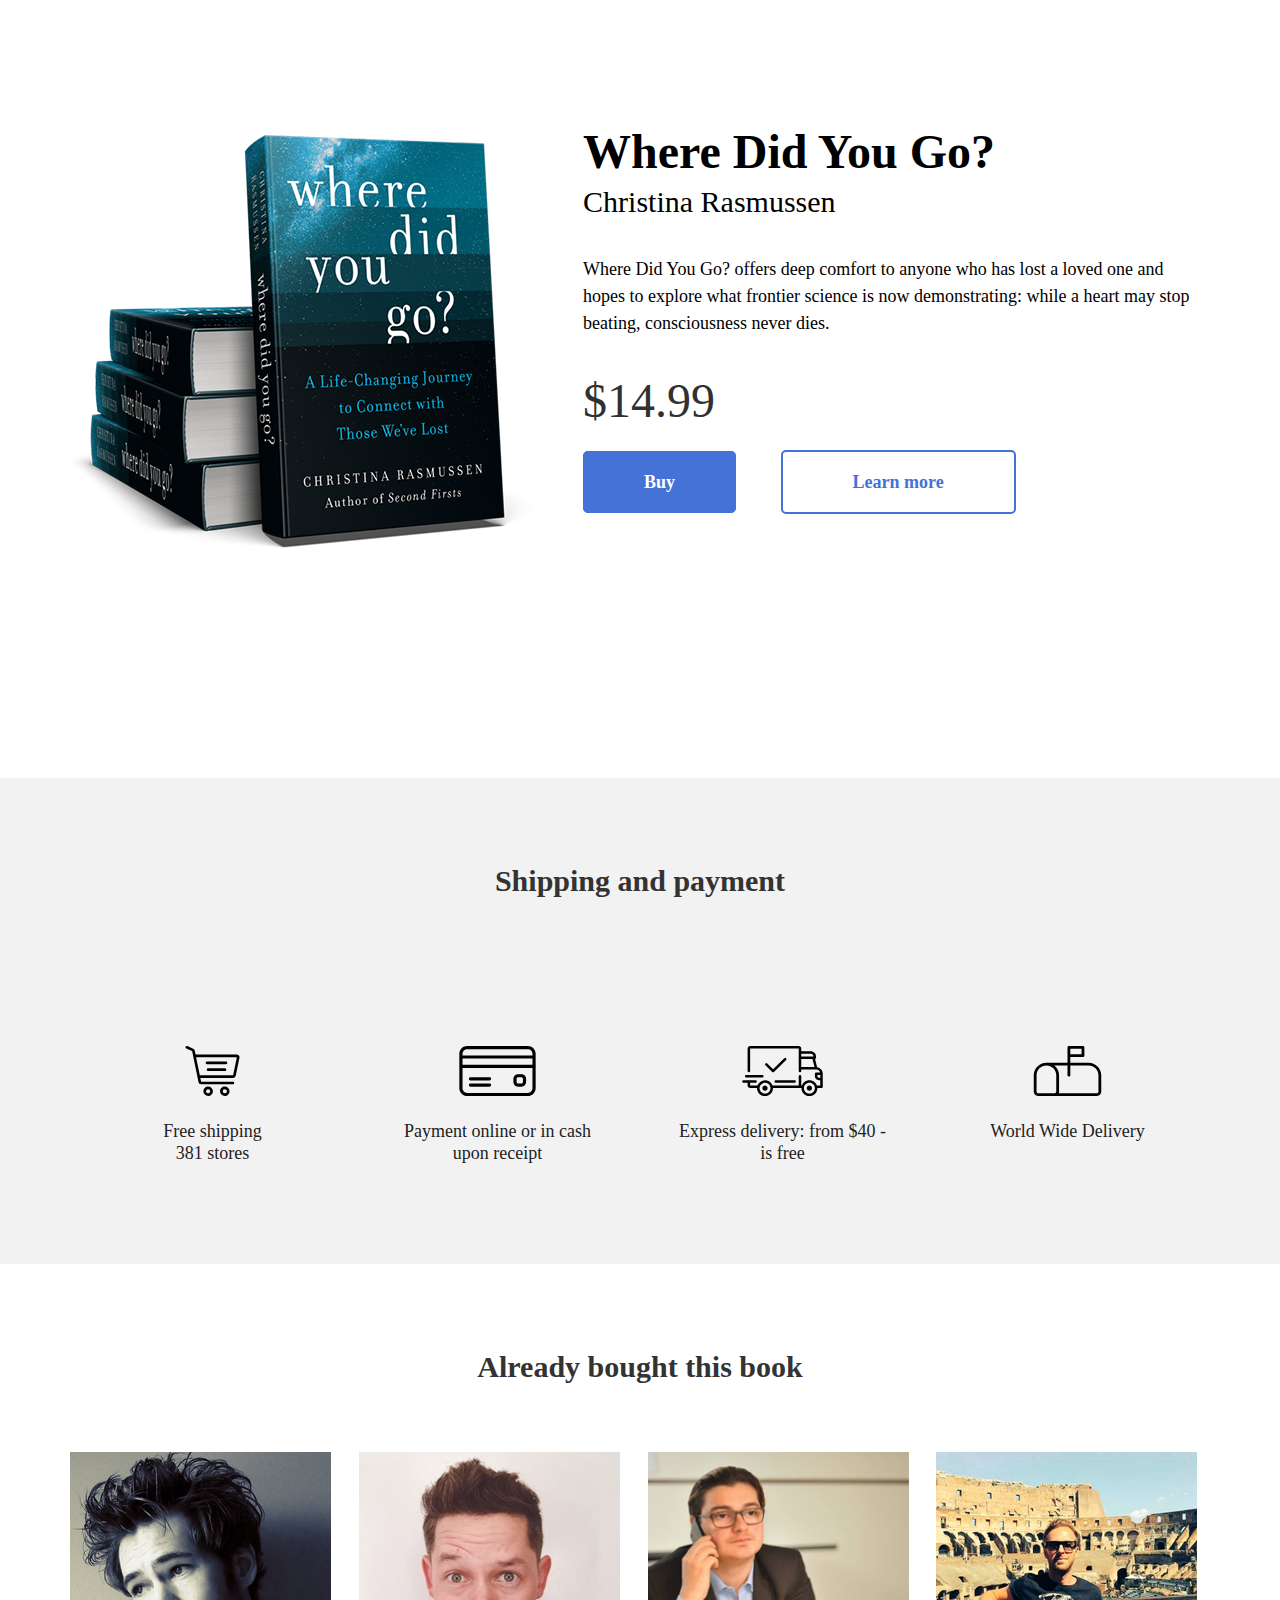
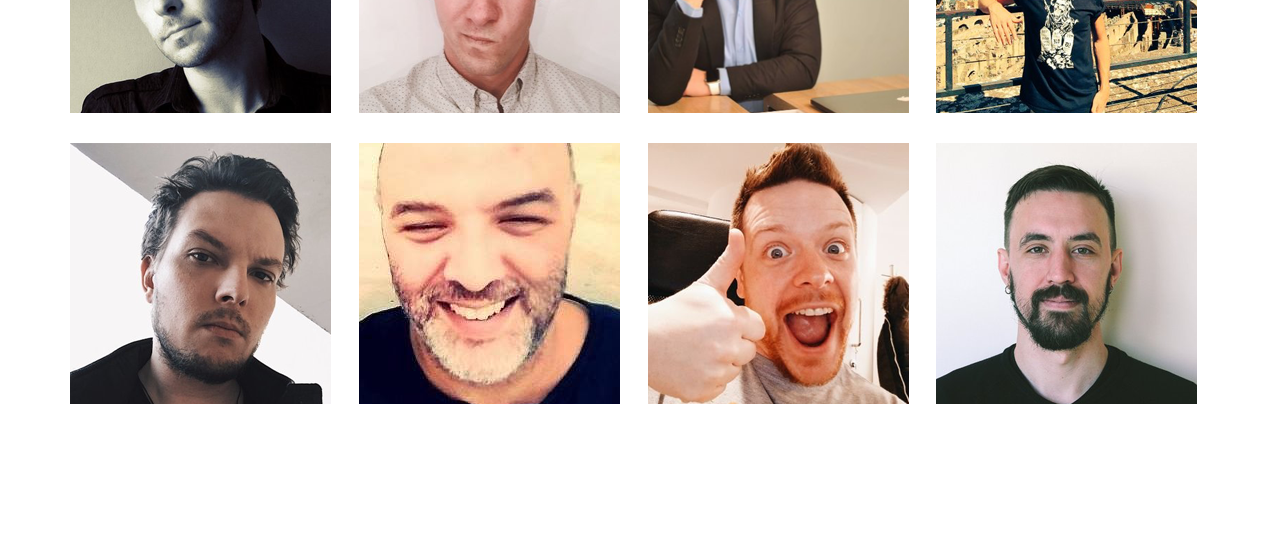
<file: druhyweb/index.html>
<!DOCTYPE html>
<html lang="en">
<head>
    <meta charset="UTF-8">
    <title>Předprodej Knihy</title>
    <link rel="stylesheet" href="src/css/reset.css">
    <link rel="stylesheet" href="src/css/style.css">
</head>
<body>
    <header class="header">
        <div class="container">
            <div class="main">
                <div class="main-photo">
                    <img src="src/img/book.png" alt="Book">
                </div>

                <div class="main-text">
                    <h1 class="main-title">Where Did You Go?</h1>
                    <span class="main-subtitle">Christina Rasmussen</span>
                    <p class="main-text">Where Did You Go? offers deep comfort to anyone who has lost a loved one and hopes to explore what frontier science is now demonstrating: while a heart may stop beating, consciousness never dies.</p>
                    <strong class="main-price">$14.99</strong>
                        <div class="buttons">
                            <a href="#" class="btn blue">Buy</a>
                            <a href="#" class="btn white">Learn more</a>
                         </div>
                </div>
            </div>
        </div>
    </header>

    <section class="shipment">
        <div class="container">
            <h2 class="shipment-title">Shipping and payment</h2>
            <div class="shipment-wrap">
                <div class="shipment-item">
                    <div class="shipment-item__img">
                        <img src="src/img/Shopping_cart.svg" alt="Shopping Cart">   
                    </div>
                    <span>Free shipping <br> 381 stores</span>
                </div>
                <div class="shipment-item">
                    <div class="shipment-item__img">
                        <img src="src/img/Credit_card.svg" alt="Credit Card">  
                    </div>
                    <span>Payment online or in cash upon receipt</span>
                </div>
                <div class="shipment-item">
                    <div class="shipment-item__img">
                        <img src="src/img/Shipped_copy_2.svg" alt="Truck">  
                    </div>
                    <span>Express delivery: from $40 - is free</span>
                </div>
                <div class="shipment-item">
                    <div class="shipment-item__img">
                        <img src="src/img/Mailbox.svg" alt="Mail Box"> 
                    </div>
                    <span>World Wide Delivery</span>
                </div>
            </div>
        </div>
    </section>
    
    <section class="people">
        <div class="container">
            <h2 class="people-title">Already bought this book</h2>
            <div class="people-wrap">
                <div class="people-block">
                    <img src="src/img/1.png" alt="Clovek 1">
                </div>
                <div class="people-block">
                    <img src="src/img/2.png" alt="Clovek 2">
                </div>
                <div class="people-block">
                    <img src="src/img/3.png" alt="Clovek 3">
                </div>
                <div class="people-block">
                    <img src="src/img/4.png" alt="Clovek 4">
                </div>
                <div class="people-block">
                    <img src="src/img/5.png" alt="Clovek 5">
                </div>
                <div class="people-block">
                    <img src="src/img/6.png" alt="Clovek 6">
                </div>
                <div class="people-block">
                    <img src="src/img/7.png" alt="Clovek 7">
                </div>
                <div class="people-block">
                    <img src="src/img/8.png" alt="Clovek 8">
                </div>
            </div>
        </div>
    </section>
</body>
</html>
</file>
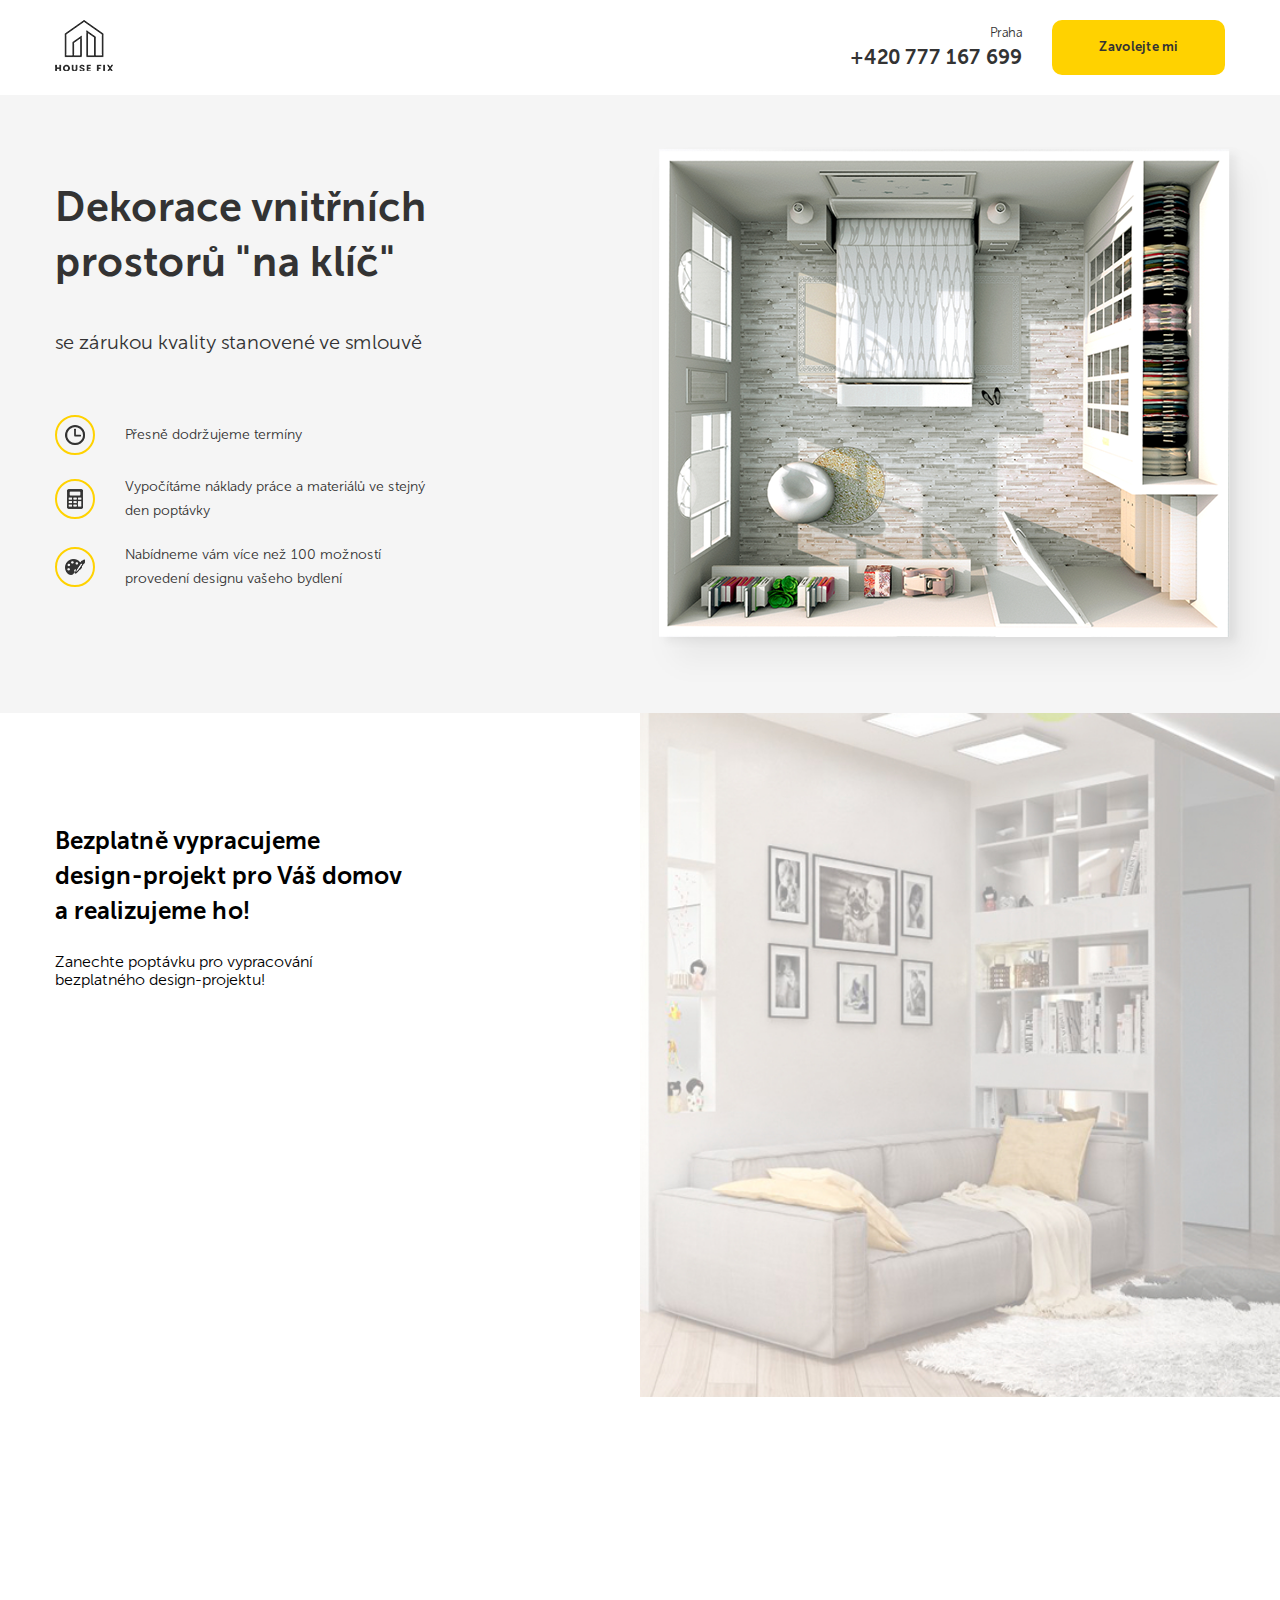
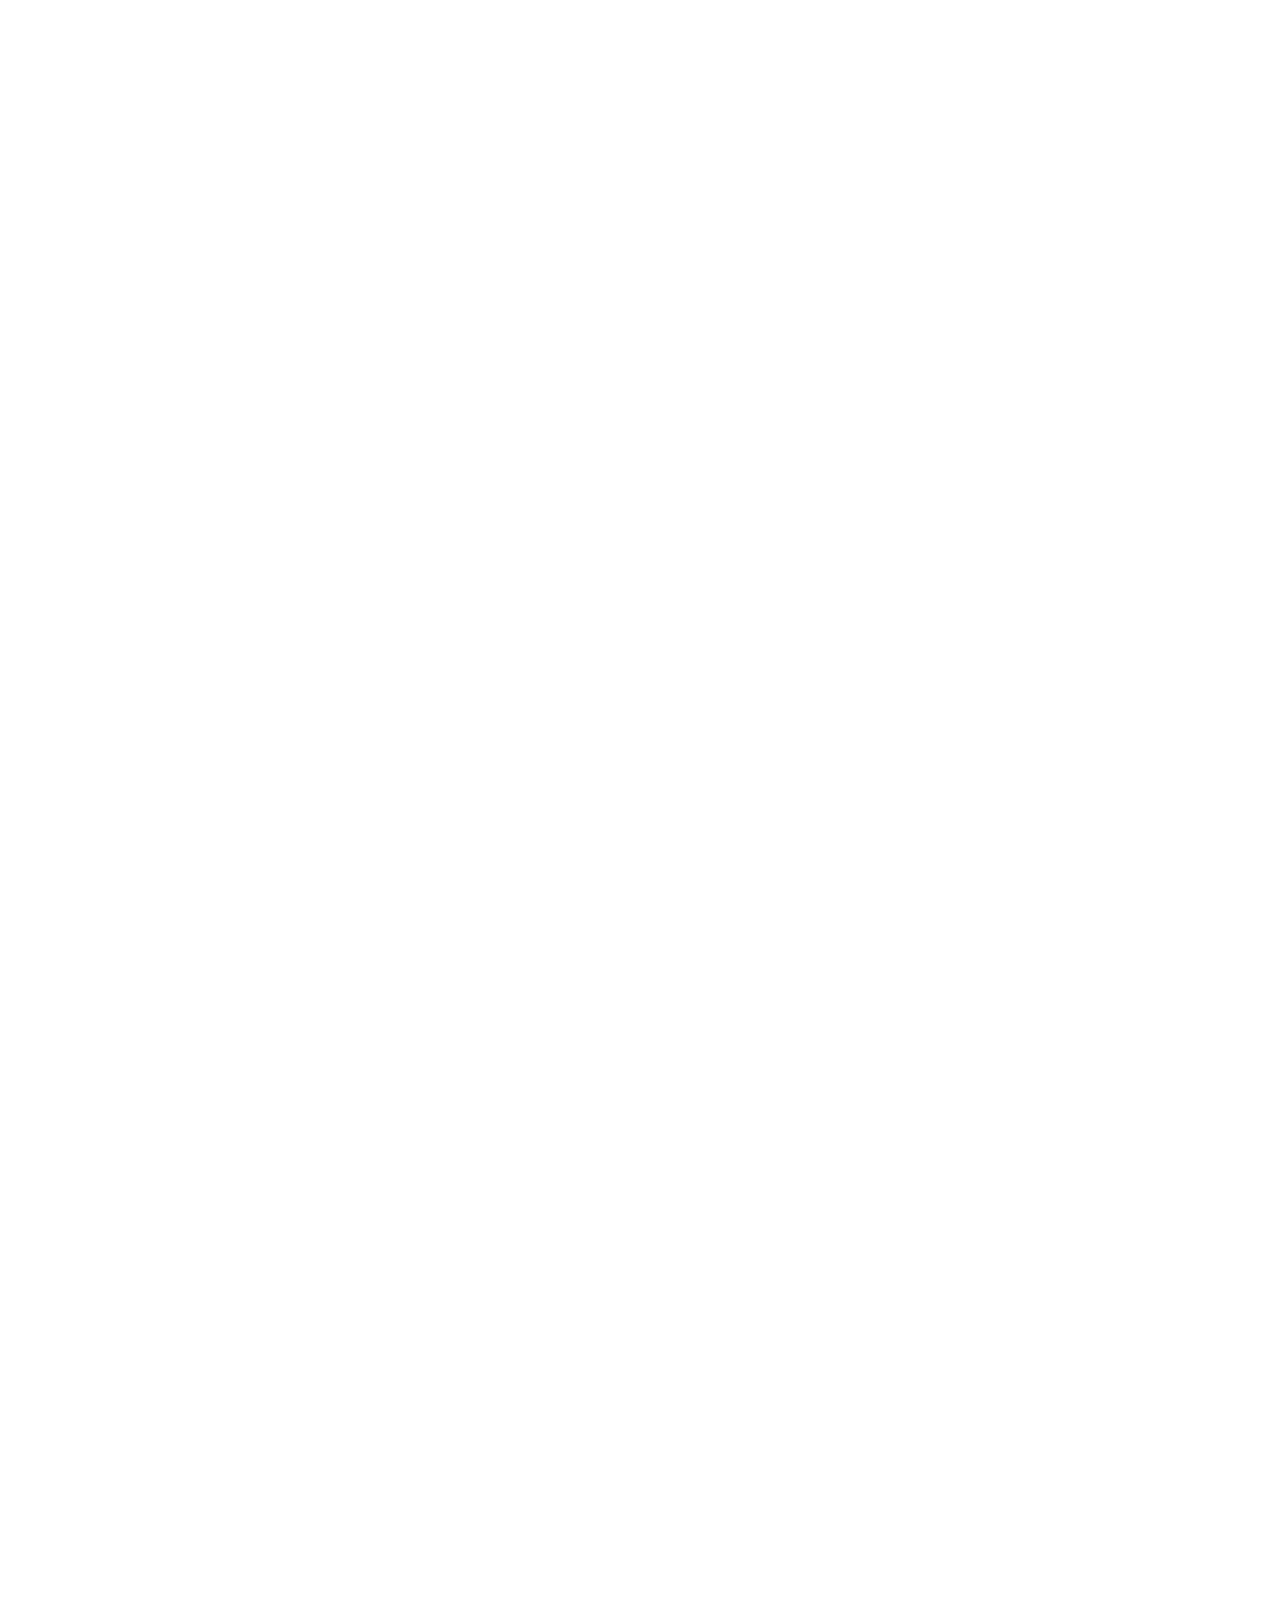
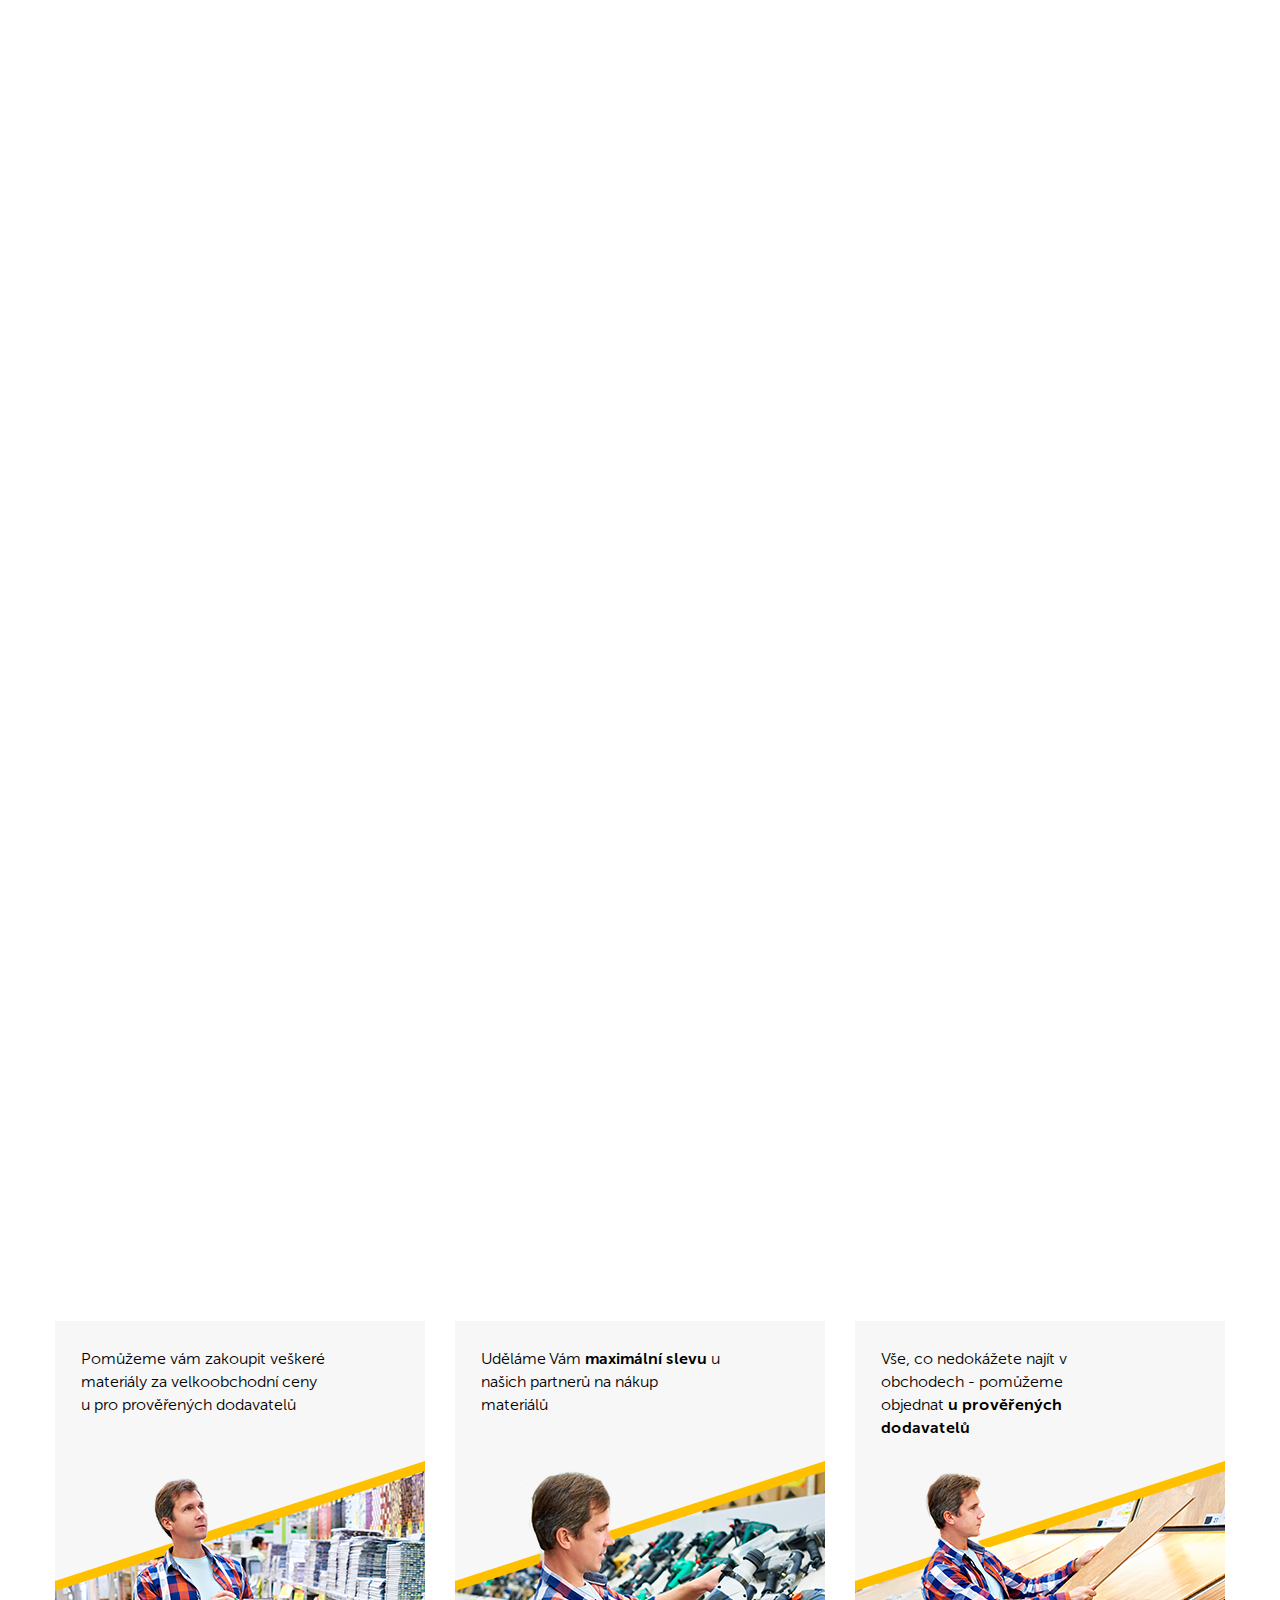
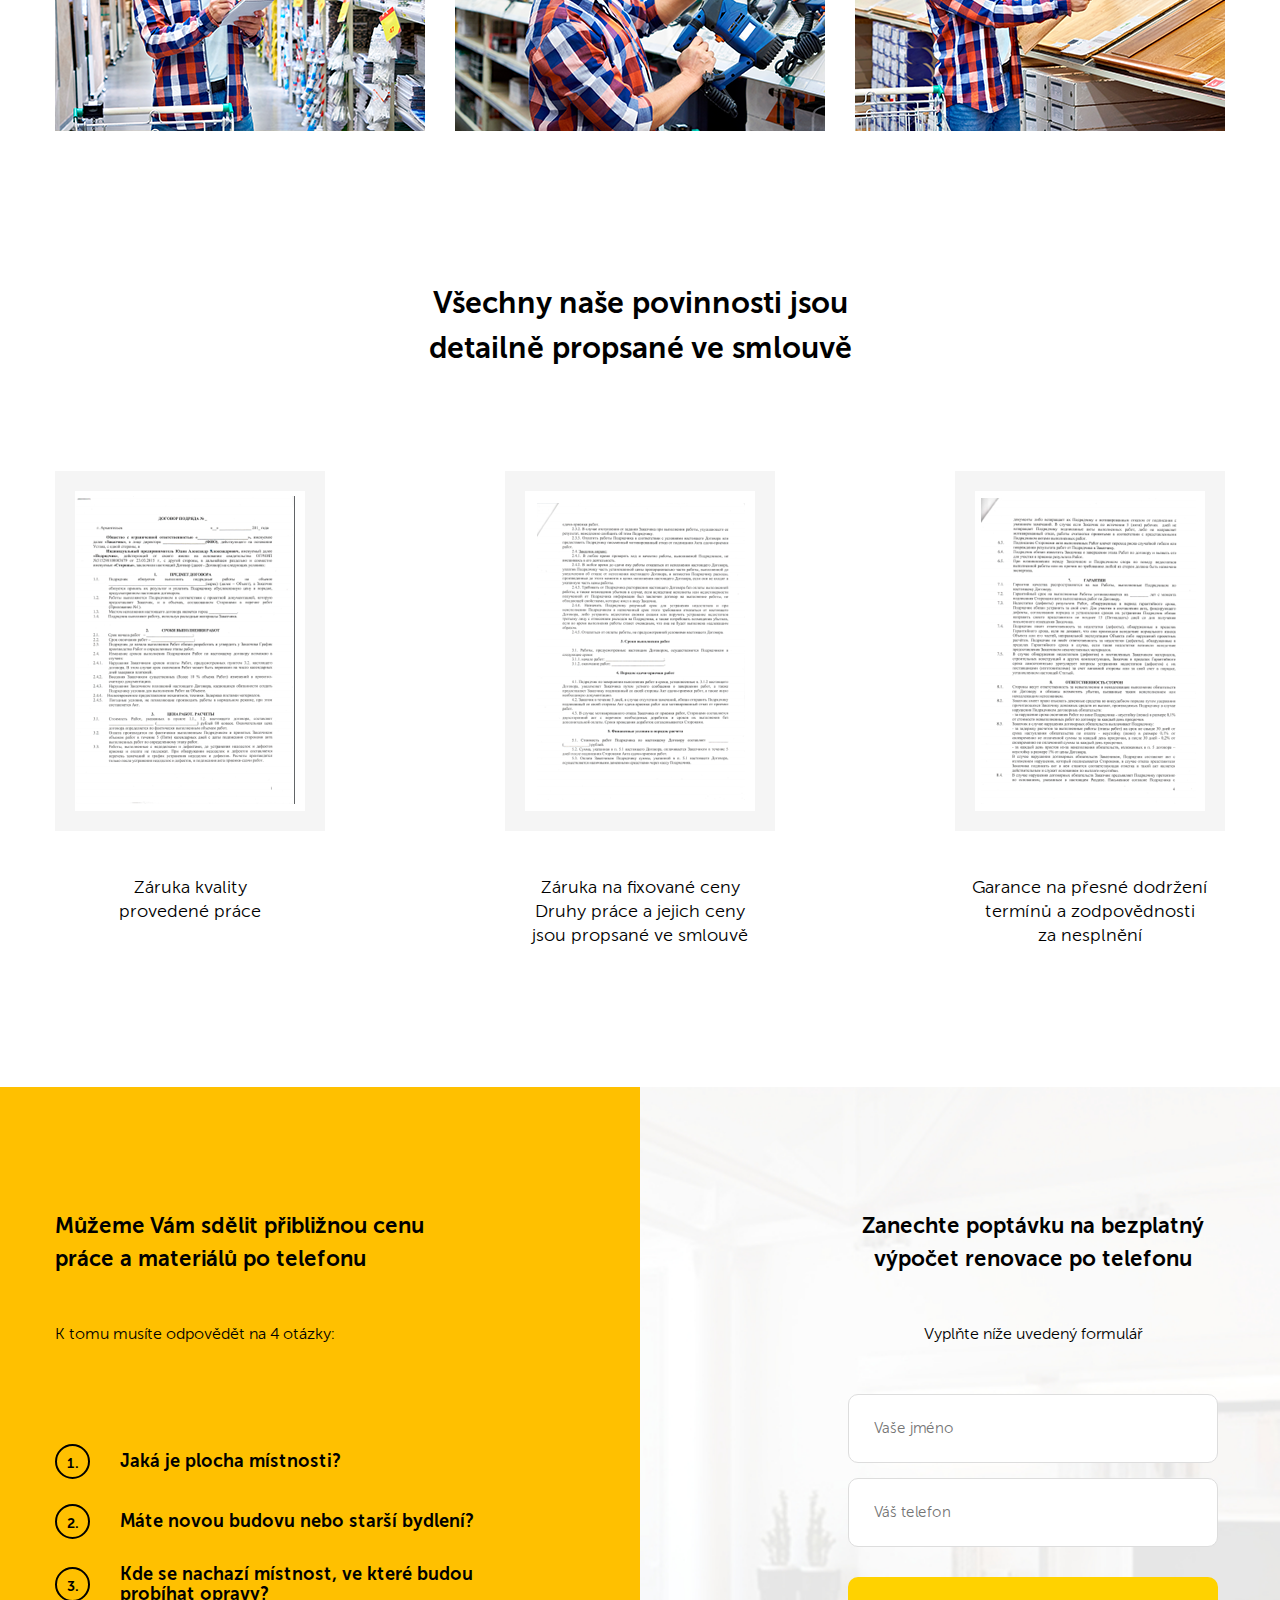
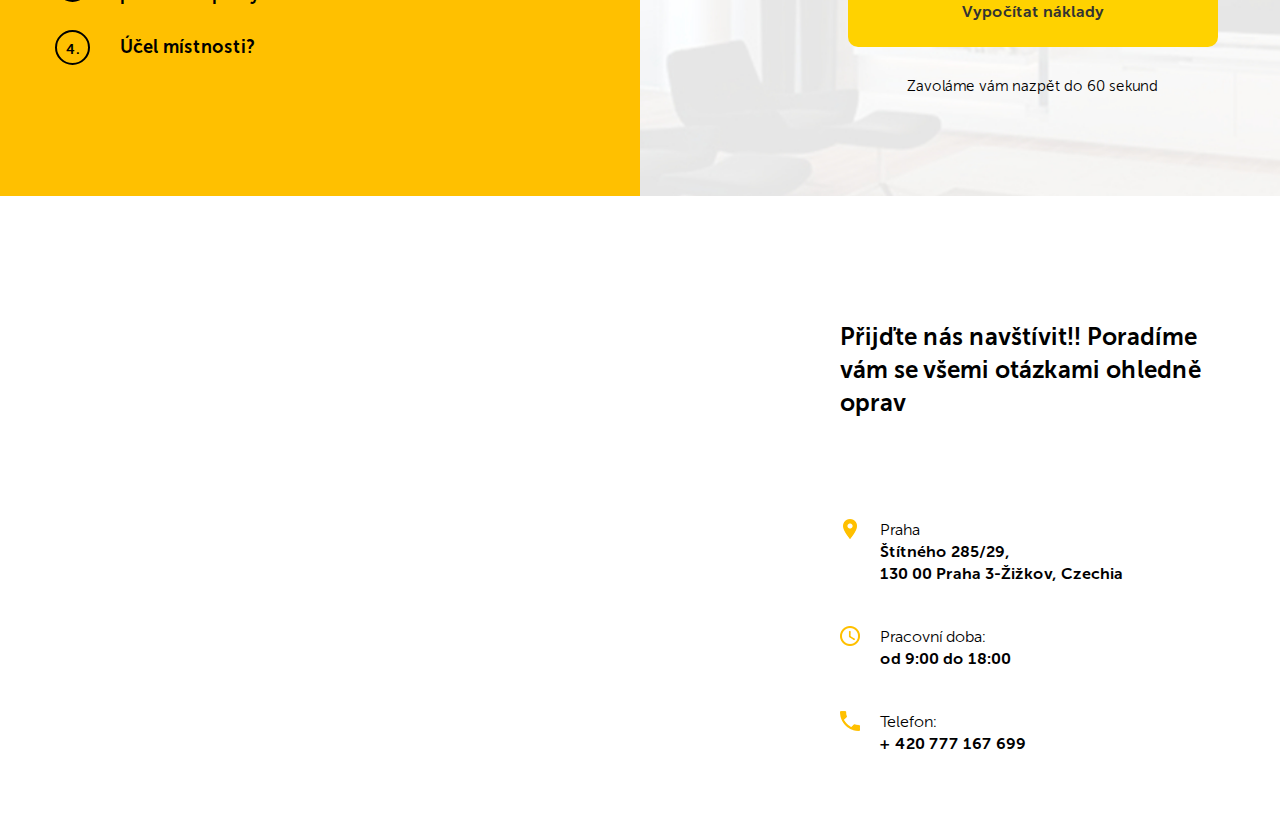
<file: Housefix/src/index.html>
<!DOCTYPE html>
<html lang="cz">
<head>
    <meta charset="UTF-8">
    <meta http-equiv="X-UA-Compatible" content="IE=edge">
    <meta name="viewport" content="width=device-width, initial-scale=1.0">
    <title>House Fix</title>
    <link rel="stylesheet" href="css/normalize.css">
    <link rel="stylesheet" href="css/slick.css">
    <link rel="stylesheet" href="css/animate.css">
    <link rel="stylesheet" href="css/style.css">
</head>
<body>

    <!--Hlavička-->

    <header class="header">
        <div class="container">
            <div class="header-block wow animate__animated animate__backInLeft">
                <div class="header__logo">
                    <img src="img/logo.png" alt="Logo">
                </div>
                <div class="header__info".>
                    <div class="header__contacts">
                       <span class="header__adress">Praha</span>
                       <a href="tel:+420777167699" class="header__phone">+420 777 167 699</a>
                    </div>
                    <button class="button header__button wow animate__animated animate__pulse animate__infinite" id="button">Zavolejte mi</button>
                </div>
            </div>
        </div>
    </header>

    <main>

        <!--Main-->

        <section class="main">
            <div class="container">
                <div class="main-block wow animate__animated animate__backInRight" data-wow-delay=".2s">
                    <div class="main-text">
                        <h1 class="main-text__title">Dekorace vnitřních prostorů "na klíč"</h1>
                        <span class="main-text__subtitle">se zárukou kvality stanovené ve smlouvě</span>
                        <ul class="main-list">
                            <li class="main-list__item wow animate__animated animate__backInLeft" data-wow-delay=".6s">
                                <div class="main-list__image">
                                    <img src="img/clock-circular-outline_(3).png" alt="Hodiny">
                                </div>
                                <span class="main-list__text">Přesně dodržujeme termíny</span>
                            </li>
                            <li class="main-list__item wow animate__animated animate__backInLeft" data-wow-delay=".8s">
                                <div class="main-list__image">
                                    <img src="img/calculator.png" alt="Kalkulátor">
                                </div>
                                <span class="main-list__text">Vypočítáme náklady práce a materiálů ve stejný den poptávky </span>
                            </li>
                            <li class="main-list__item wow animate__animated animate__backInLeft" data-wow-delay="1s">
                                <div class="main-list__image">
                                    <img src="img/paint.png" alt="Paleta">
                                </div>
                                <span class="main-list__text">Nabídneme vám více než 100 možností provedení designu vašeho bydlení</span>
                            </li>
                        </ul>
                    </div>
                    <div class="main-image">
                        <img src="img/main-image.png" alt="Rozpoložení Bytu">
                    </div>
                </div>
            </div>
        </section>

        <!--Offer-->

        <section class="offer wow animate__animated animate__backInLeft" data-wow-delay=".3s">
            <div class="container">
                <div class="offer-block">
                    <h2 class="offer-title">Bezplatně vypracujeme design-projekt pro Váš domov a realizujeme ho!</h2>
                    <span class="offer-subtitle">Zanechte poptávku pro vypracování bezplatného design-projektu!</span>
                    <form action="" class="form offer__form">
                        <input class="input offer__input wow animate__animated animate__backInLeft" data-wow-delay=".4s" type="text" placeholder="Vaše jméno">
                        <input class="input offer__input wow animate__animated animate__backInLeft" data-wow-delay=".6s" type="tel" placeholder="Váš telefon">
                        <button class="button offer__button wow animate__animated animate__backInLeft" data-wow-delay=".8s">Získejte bezplatný design-projekt</button>
                    </form>
                    <div class="offer-wrap">
                    <div class="offer-contact">
                        <p class="offer-contact__text wow animate__animated animate__backInLeft" data-wow-delay="1s">Náš manažer vám zavolá v průběhu 60 sekund</p>
                    </div> 
                    <div class="offer-contact2 wow animate__animated animate__backInLeft" data-wow-delay="1.2s"> 
                        <p class="offer-contact2__text2">nebo nám zavolejte sami</p>
                        <strong class="offer-contact2__tel">+420 777 167 699</strong>
                    </div>
                </div>
                </div>
            </div>
        </section>

        <!--Portfolio-->

        <section class="portfolio wow animate__animated animate__backInRight">
            <div class="container">
                <h2 class="section-title portfolio__title"> Za dobu práce od roku 2007, <br> jsme realizovali více než 500 oprav bytů a domů</h2>
                
                <div class="slider">
                    <div class="slider_item"><img class="slider__image wow animate__animated animate__bounceIn" data-wow-delay=".2s" src="img/portfolio1.jpg" alt="Obrázek 1"></div>
                    <div class="slider_item"><img class="slider__image wow animate__animated animate__bounceIn" data-wow-delay=".3s" src="img/portfolio2.jpg" alt="Obrázek 2"></div>
                    <div class="slider_item"><img class="slider__image wow animate__animated animate__bounceIn" data-wow-delay=".4s" src="img/portfolio3.jpg" alt="Obrázek 3"></div>
                    <div class="slider_item"><img class="slider__image wow animate__animated animate__bounceIn" data-wow-delay=".2s" src="img/portfolio1.jpg" alt="Obrázek 1"></div>
                    <div class="slider_item"><img class="slider__image wow animate__animated animate__bounceIn" data-wow-delay=".3s" src="img/portfolio2.jpg" alt="Obrázek 2"></div>
                    <div class="slider_item"><img class="slider__image wow animate__animated animate__bounceIn" data-wow-delay=".4s" src="img/portfolio3.jpg" alt="Obrázek 3"></div>
                </div>
                
                <div class="arrows portfolio__arrows wow animate__animated animate__bounceIn" data-wow-delay=".4s">
                    <div class="arrows-left">
                        <img src="img/arrow_left.png" alt="Předchozí Obrázek" class="wow animate__animated animate__pulse animate__infinite">
                    </div>
                    <div class="arrows-right">
                        <img src="img/arrow_right.png" alt="Další Obrázek" class="wow animate__animated animate__pulse animate__infinite">
                    </div>
                </div>
            
            </div>
        </section>

        <!--Price-->

        <section class="price wow animate__animated animate__backInLeft" data-wow-delay=".3s">
        <div class="container">
            <h2 class="section-title price__title">Máme velmi flexibilní systém slev <br> pro komplexní práce!</h2>
            <span class="section-subtitle price__subtitle">Ceny za naše služby</span>
            <div class="cards">
                <!--Koupelna-->
                <div class="card price__card wow animate__animated animate__fadeInUp" data-wow-delay=".1s">
                    <div class="card__image">
                        <img src="img/price1.jpg" alt="Koupelna">
                    </div>
                    <div class="card__text">
                        <h4 class="card__title">Rekonstrukce koupelen a toalet</h4>
                    </div>
                    <a href="#" class="card__link">Zjistit ceny</a>
                </div>
                
                <!--Obývací Pokoj-->

                <div class="card price__card wow animate__animated animate__fadeInUp" data-wow-delay=".2s">
                    <div class="card__image">
                        <img src="img/price2.jpg" alt="Obývací Pokoj">
                    </div>
                    <div class="card__text">
                        <h4 class="card__title">Rekonstrukce pokojů a apartmánů</h4>
                    </div>
                    <a href="#" class="card__link">Zjistit ceny</a>
                </div>

                <!--Kancelář-->

                <div class="card price__card wow animate__animated animate__fadeInUp" data-wow-delay=".3s">
                    <div class="card__image">
                        <img src="img/price3.jpg" alt="Kancelář">
                    </div>
                    <div class="card__text">
                        <h4 class="card__title">Výzdoba kancelářských prostorů</h4>
                    </div>
                    <a href="#" class="card__link">Zjistit ceny</a>
                </div>

                <!--Nové Budovy-->

                <div class="card price__card wow animate__animated animate__fadeInUp" data-wow-delay=".4s">
                    <div class="card__image">
                        <img src="img/price4.jpg" alt="Nové Budovy">
                    </div>
                    <div class="card__text">
                        <h4 class="card__title">Rekonstrukce v nových budovách</h4>
                    </div>
                    <a href="#" class="card__link">Zjistit ceny</a>
                </div>

                <!--Kuchyně-->

                <div class="card price__card wow animate__animated animate__fadeInUp" data-wow-delay=".5s">
                    <div class="card__image">
                        <img src="img/price5.jpg" alt="Kuchyně">
                    </div>
                    <div class="card__text">
                        <h4 class="card__title">Renovace kuchyní</h4>
                    </div>
                    <a href="#" class="card__link">Zjistit ceny</a>
                </div>

                <!--Chalupy-->

                <div class="card price__card wow animate__animated animate__fadeInUp" data-wow-delay=".6s">
                    <div class="card__image">
                        <img src="img/price6.jpg" alt="Chalupy">
                    </div>
                    <div class="card__text">
                        <h4 class="card__title">Opravy chat a chalup</h4>
                    </div>
                    <a href="#" class="card__link">Zjistit ceny</a>
                </div>
            </div>
        </div>
        </section>

        <!--Steps-->

        <section class="steps wow animate__animated animate__backInRight" data-wow-delay=".3s">
            <div class="container">
                <h2 class="section-title steps__title">Naši experti jsou připraveni k změření <br> kdykoli se Vám to hodí</h2>
                <span class="section-subtitle steps__subtitle">5 kroků k renovaci</span>
                <div class="icons">
                    <!--Item 1-->
                    <div class="icon wow animate__animated animate__fadeInUp" data-wow-delay=".5s">
                        <div class="icon__image">
                            <img src="img/stepsicon1.png" alt="Ikonka 1">
                        </div>
                            <span class="icon__text">Voláte nám <br> nebo zanecháváte požadavek</span>
                    </div>
                    <!--Item 2-->
                    <div class="icon wow animate__animated animate__fadeInUp" data-wow-delay=".7s">
                        <div class="icon__image">
                            <img src="img/stepsicon2.png" alt="Ikonka 2">
                        </div>
                        <span class="icon__text">Dohodneme se <br> na čase pro změření <br> vašeho objektu</span>
                    </div>
                    <!--Item 3-->
                    <div class="icon wow animate__animated animate__fadeInUp" data-wow-delay=".9s">
                        <div class="icon__image">
                            <img src="img/stepsicon3.png" alt="Ikonka 3">
                        </div>
                        <span class="icon__text">Vypočítáme rozpočet <br> a schválíme ho s vámi</span>
                    </div>
                    <!--Item 4-->
                    <div class="icon wow animate__animated animate__fadeInUp" data-wow-delay="1.1s">
                        <div class="icon__image">
                            <img src="img/stepsicon4.png" alt="Ikonka 4">
                        </div>
                        <span class="icon__text">Podepíšeme smlouvu <br> a nakoupíme materiál <br> za výhodnou cenu</span>
                    </div>
                    <!--Item 5-->
                    <div class="icon wow animate__animated animate__fadeInUp" data-wow-delay="1.3s">
                        <div class="icon__image">
                            <img src="img/stepsicon5.png" alt="Ikonka 5">
                        </div>
                        <span class="icon__text">Provádíme opravy <br> v uvedeném termínu</span>
                    </div>
                </div>
            </div>
        </section>

        <!--Notice-->

        <section class="notice wow animate__animated animate__backInLeft">
            <div class="cointainer">
                <h2 class="notice__text">Oprava Vás bude stát levněji, protože <br> používáme kvalitní materiály za velkoobchodní ceny</h2>
            </div>
        </section>

        <!--Benefits-->

        <section class="info">
            <div class="container">
                <div class="benefits info__block">
                    <!--Item 1-->
                    <div class="benefit">
                        <span class="benefit__text">Pomůžeme vám zakoupit veškeré materiály za velkoobchodní ceny u pro prověřených dodavatelů</span>
                        <img class="benefit__image" src="img/benefits1.png" alt="Benefit 1">
                    </div>
                    <!--Item 2-->
                    <div class="benefit">
                        <span class="benefit__text">Uděláme Vám <strong>maximální slevu</strong> u našich partnerů na nákup materiálů</span>
                        <img class="benefit__image" src="img/benefits2.png" alt="Benefit 2">
                    </div>
                    <!--Item 3-->
                    <div class="benefit">
                        <span class="benefit__text">Vše, co nedokážete najít v obchodech - pomůžeme objednat <strong>u prověřených dodavatelů</strong> </span>
                        <img class="benefit__image" src="img/benefits3.png" alt="Benefit 3">
                    </div>
                </div>

        <!--Documents-->
                <div class="documents">
                    <h4 class="section-title documents__title">Všechny naše povinnosti jsou <br> detailně propsané ve smlouvě</h4>
                    <div class="documents-block">
                        <!--Item 1-->
                        <div class="documents-block__item">
                            <div class="documents-block__image">
                                <img src="img/documents1.png" alt="Dokument 1">
                            </div>
                            <div class="documents-block__text">
                                Záruka kvality <br> provedené práce
                            </div>
                        </div>
                        <!--Item 2-->
                        <div class="documents-block__item">
                            <div class="documents-block__image">
                                <img src="img/documents2.png" alt="Dokument 2">
                            </div>
                            <div class="documents-block__text">
                                Záruka na fixované ceny <br> Druhy práce a jejich ceny <br> jsou propsané ve smlouvě                                
                            </div>
                        </div>
                        <!--Item 3-->
                        <div class="documents-block__item">
                            <div class="documents-block__image">
                                <img src="img/documents3.png" alt="Dokument 3">
                            </div>
                            <div class="documents-block__text">
                                Garance na přesné dodržení <br> termínů a zodpovědnosti <br> za nesplnění                                
                            </div>
                        </div>
                    </div>
                </div>

            </div>
        </section>


        <!--Brief-->

        <section class="brief">
            <div class="container">
                <div class="brief-block">
                    <div class="interview brief__interview">
                        <h3 class="interview__title">Můžeme Vám sdělit přibližnou cenu <br> práce a materiálů po telefonu</h3>
                        <span class="interview__subtitle">K tomu musíte odpovědět na 4 otázky:</span>
                        <ul class="interview-list">
                            <!--Item 1-->
                            <li class="interview-list__item">
                                <span class="interview-list__counter">1.</span>
                                <span class="interview-list__text">Jaká je plocha místnosti?</span>
                            </li>
                            <!--Item 2-->
                            <li class="interview-list__item">
                                <span class="interview-list__counter">2.</span>
                                <span class="interview-list__text">Máte novou budovu nebo starší bydlení?</span>
                            </li>
                            <!--Item 3-->
                            <li class="interview-list__item">
                                <span class="interview-list__counter">3.</span>
                                <span class="interview-list__text">Kde se nachazí místnost, ve které budou <br> probíhat opravy?</span>
                            </li>
                            <!--Item 4-->
                            <li class="interview-list__item">
                                <span class="interview-list__counter">4.</span>
                                <span class="interview-list__text">Účel místnosti?</span>
                            </li>
                        </ul>
                    </div>
                    <div class="form brief__form">
                        <h3 class="form__title">Zanechte poptávku na bezplatný <br> výpočet renovace po telefonu</h3>
                        <span class="form__subtitle">Vyplňte níže uvedený formulář</span>
                        <form action="#" class="form" id="brief-form" >
                            <input type="text" name="username" class="input brief__input" placeholder="Vaše jméno">
                            <input type="text"  name="phone" class="input brief__input" placeholder="Váš telefon">
                            <button class="button brief__button">Vypočítat náklady</button>
                            <span class="form__description"> Zavoláme vám nazpět do 60 sekund</span>
                        </form>
                    </div>
                </div>
            </div>
        </section>

    </main>

    <!--Footer-->

    <footer class="footer">
        <div class="map" id="map"><iframe src="https://www.google.com/maps/embed?pb=!1m18!1m12!1m3!1d2560.058254866844!2d14.449655376310611!3d50.08519617152475!2m3!1f0!2f0!3f0!3m2!1i1024!2i768!4f13.1!3m3!1m2!1s0x470b949f25df712b%3A0xfeb8d30581d5761a!2zxaB0w610bsOpaG8gMjg1LzI5LCAxMzAgMDAgUHJhaGEgMy3FvWnFvmtvdg!5e0!3m2!1sen!2scz!4v1673183972326!5m2!1sen!2scz" width="100%" height="640" style="border:0;" allowfullscreen="" loading="lazy" referrerpolicy="no-referrer-when-downgrade"></iframe></div>
        <div class="container">
            <div class="contacts-block">
                <div class="contacts">
                    <h3 class="contacts__title">Přijďte nás navštívit!! Poradíme vám se všemi otázkami ohledně oprav</h3>
                    <ul class="contacts-list">
                        <!--Item 1-->
                        <li class="contacts-list__item">
                            <span class="contacts-list__icon">
                                <img src="img/ic1.png" alt="Mapa">
                            </span>
                            <span class="contacts-list__text">Praha <br><strong> Štítného 285/29, <br> 130 00 Praha 3-Žižkov, Czechia</strong></span>
                        </li>
                        <!--Item 2-->
                        <li class="contacts-list__item">
                            <span class="contacts-list__icon">
                                <img src="img/ic2.png" alt="Čas">
                            </span>
                            <span class="contacts-list__text">Pracovní doba: <br> <strong>od 9:00 do 18:00</strong></span>
                        </li>
                        <!--Item 3-->
                        <li class="contacts-list__item">
                            <span class="contacts-list__icon">
                                <img src="img/ic3.png" alt="Telefon">
                            </span>
                            <span class="contacts-list__text">Telefon: <br>  <strong> <a href="tel:+420777167699">+ 420 777 167 699</a> </strong></span>
                        </li>
                    </ul>
                </div>
            </div>
        </div>
    </footer>

    <div class="modal" id="modal">
        <div class="modal-dialog">
            <button class="modal-dialog__close" id="close">&times;</button>
            <h4 class="modal-dialog__title">Modální Okno</h4>
        </div>
    </div>



    <script src="https://code.jquery.com/jquery-3.6.3.min.js"></script>
    <script src="js/slick.min.js"></script>
    <script src="js/wow.min.js"></script>
    <script src="js/jquery.validate.min.js"></script>
    <script src="js/main.js" ></script>
    

</body>
</html>
</file>
<file: druhyweb/src/css/style.css>
* {
    box-sizing: border-box;
}

.container {
    max-width: 1140px;
    width: 96%;
    margin-left: auto;
    margin-right: auto;
}

.main {
    display: flex;
    justify-content: space-between;
    align-items: center;
    padding-top: 135px;
    padding-bottom: 230px;
    background-color: #fff;
    font-family: 'Tahoma';
}

.main-photo {
    width: 100%;
    padding-right: 31px;
}

.main-title {
    color: #000000;
    font-size: 48px;
    font-weight: 700;
    margin-bottom: 23px;
}

.main-subtitle {
    color: #000000;
    font-size: 30px;
    font-weight: 400;
    display: block;
    margin-bottom: 41px;
}

.main-text {
    color: #000000;
    font-size: 18px;
    font-weight: 400;
    line-height: 27px;
    margin-bottom: 50px;
}

.main-price {
    color: #313131;
    font-size: 48px;
    font-weight: 400;
    display: block;
    margin-bottom: 55px;
}

.btn {
    text-decoration: none;
}

.blue {
    color: #fff;
    background-color: #4572d7;
    margin-right: 40px;
    border-radius: 5px;
    border: 1px solid #4572d7;
    padding: 20px 60px;
    font-weight: 700;
}

.white { 
    color: #4572d7;
    background-color: #fff;
    border-radius: 5px;
    border: 2px solid #4572d7;
    padding: 20px 70px;
    font-weight: 700;
}

.shipment {
    background-color: #f2f2f2;
    padding-bottom: 100px;
}

.shipment-wrap {
    display: flex;
}

.shipment-title {
    color: #333333;
    font-size: 30px;
    font-weight: 700;
    text-align: center;
    padding-top: 88px;
    margin-bottom: 150px;
    font-family: 'Tahoma';
}

.shipment-item {
    width: 25%;
}

.shipment-item__img {
    height: 50px;
}

.shipment-item__img img {
    width: 100%;
    height: 100%;
    text-align: center;

}

.shipment-item span {
    display: block;
    line-height: 1.2;
    max-width: 215px;
    margin: auto;
    text-align: center;
    margin: 25px auto 0px auto;
    font-size: 18px;
    font-weight: 400;
    font-family: "Open Sans";
}

.people {
    padding-bottom: 100px;
}

.people-title {
    color: #333333;
    font-size: 30px;
    font-weight: 700;
    text-align: center;
    margin-top: 88px;
    margin-bottom: 70px;
    font-family: 'Tahoma';
}

.people-wrap {
    display: flex;
    flex-wrap: wrap;
    justify-content: space-between;
}

.people-block {
    width: 24%;
    margin-bottom: 30px;
}

.people-block img {
    width: 100%;
    object-fit: cover;
    height: 100%;
    width: 261px;
    height: 261px;
}





@media (max-width: 1200px) {


    .shipment-wrap {
        flex-wrap: wrap;
    }
    
    .shipment-item{
        width: 50%;
        margin-bottom: 50px;
    }

    .people-wrap {
        flex-wrap: wrap;
    }

    .people-block {
        margin: 15px;
    }

} 


@media (max-width: 1050px) {

    .main-title {
        font-size: 34px;
    }

    .btn {
        display: flex;
        flex-direction: column;
        align-items: flex-start;
        max-width: fit-content;
    }

    .white {
        margin-top: 10px;
        width: 400px;
        height: 69px;
    }

    .people-wrap {
        flex-wrap: wrap;
    }

    .people-block {
        width: 25%;
    }
}

@media (max-width: 970px) {

    .main-photo, .main-text {
        width: 100%;
    }

    .main {
        flex-direction: column;
    }

    .main-photo {
        padding-bottom: 20px;
    }

    

    .shipment-wrap {
        margin-bottom: -20px;
    }

    .shipment-title {
        margin-bottom: 40px;
    }

    .people-wrap {
        flex-wrap: wrap;
    }

    .people-block {
        width: 100%;
    }

}
</file>
<file: Housefix/src/css/style.css>
@font-face {
  font-family: "Museo Sans Light";
  src: url("../fonts/MuseoSansCyrl-300.eot");
  src: url("MuseoSansCyrl-300.eot?#iefix") format("embedded-opentype"), url("../fonts/MuseoSansCyrl-300.woff") format("woff"), url("../fonts/MuseoSansCyrl-300.ttf") format("truetype");
  font-weight: normal;
  font-style: normal;
}
@font-face {
  font-family: "Museo Sans Bold";
  src: url("../fonts/MuseoSansCyrl-700.eot");
  src: url("MuseoSansCyrl-700.eot?#iefix") format("embedded-opentype"), url("../fonts/MuseoSansCyrl-700.woff") format("woff"), url("../fonts/MuseoSansCyrl-700.ttf") format("truetype");
  font-weight: normal;
  font-style: normal;
}
* {
  box-sizing: border-box;
}

body {
  font-family: "Museo Sans Light", sans-serif;
  font-weight: 300;
}

img {
  max-width: 100%;
}

.container {
  max-width: 1170px;
  width: 96%;
  margin: auto;
}
@media (max-width: 640px) {
  .container {
    width: 90%;
  }
}

.button {
  background-color: #ffd200;
  color: #333;
  border: none;
  font-family: "Museo Sans Bold", sans-serif;
  font-weight: 700;
  cursor: pointer;
  padding: 18px 47px;
  border-radius: 10px;
}
.button:hover {
  background-color: #ffdb33;
}

.input {
  border: 1px solid #dddddd;
  padding: 25px;
  border-radius: 10px;
  font-size: 15px;
}

.section-title {
  font-size: 30px;
  font-family: "Museo Sans Bold", sans-serif;
  font-weight: 700;
  text-align: center;
  line-height: 45px;
}

.section-subtitle {
  color: #000;
  font-size: 20px;
  text-align: center;
  display: block;
}

.header {
  padding: 20px 0;
}
.header-block {
  display: flex;
  justify-content: space-between;
  align-content: center;
}
.header__info {
  display: flex;
  text-align: right;
}
.header__contacts {
  display: flex;
  flex-direction: column;
  justify-content: center;
}
@media (max-width: 640px) {
  .header__contacts {
    display: none;
  }
}
.header__adress {
  color: #333;
  font-size: 13px;
  font-weight: 400;
}
.header__phone {
  font-weight: 400;
  font-size: 20px;
  color: #333;
  text-decoration: none;
  display: block;
  margin-top: 5px;
  font-family: "Museo Sans Bold", sans-serif;
  font-weight: 700;
}
.header__button {
  padding: 18px 47px;
  border-radius: 10px;
  margin-left: 30px;
  font-size: 13px;
}

.main {
  background-color: #f5f5f5;
}
.main-block {
  display: flex;
  padding: 40px 0 15px 0;
}
@media (max-width: 1200px) {
  .main-block {
    flex-direction: column;
  }
}
.main-text {
  flex-basis: 50%;
}
@media (max-width: 1200px) {
  .main-text {
    margin-bottom: 30px;
  }
}
.main-text__title {
  font-size: 41px;
  font-family: "Museo Sans Bold", sans-serif;
  font-weight: 700;
  color: #333;
  padding-right: 200px;
  line-height: 55px;
  margin: 45px 0 20px 0;
}
@media (max-width: 1200px) {
  .main-text__title {
    padding-right: 10px;
  }
}
@media (max-width: 640px) {
  .main-text__title {
    font-size: 30px;
    line-height: 1.4;
  }
}
.main-text__subtitle {
  font-size: 20px;
  line-height: 65px;
  color: #333;
}
@media (max-width: 640px) {
  .main-text__subtitle {
    font-size: 16px;
    line-height: 1.4;
  }
}
.main-image {
  margin-right: -55px;
}
@media (max-width: 1200px) {
  .main-image {
    width: 100%;
  }
}
.main-list {
  margin: 40px 0 0 0;
  padding: 0 0 0 0;
}
@media (max-width: 640px) {
  .main-list {
    margin: 30px 0 0 0;
  }
}
.main-list__item {
  display: flex;
  align-items: center;
  margin-bottom: 20px;
}
.main-list__item:last-child {
  margin-bottom: 0;
}
@media (max-width: 640px) {
  .main-list__item {
    margin-bottom: 15px;
  }
}
.main-list__image {
  width: 40px;
  height: 40px;
  border: 2px solid #ffd200;
  border-radius: 50px;
  display: flex;
  justify-content: center;
  align-items: center;
  margin-right: 30px;
}
.main-list__text {
  line-height: 24px;
  font-size: 14px;
  color: #333;
  max-width: 300px;
}
@media (max-width: 640px) {
  .main-list__text {
    font-size: 12px;
    max-width: 250px;
  }
}

.offer {
  padding: 90px 0;
  background: url("../img/offer-bg.jpg") no-repeat;
  background-position: center right;
  background-size: contain;
  position: relative;
}
@media (max-width: 1200px) {
  .offer {
    background-size: cover;
  }
}
@media (max-width: 768px) {
  .offer {
    background: #fff;
  }
}
.offer:before {
  content: "";
  width: 50%;
  height: 100%;
  position: absolute;
  background-color: #fff;
  top: 0;
  left: 0;
}
.offer-block {
  width: 50%;
  padding-right: 90px;
  position: relative;
}
@media (max-width: 768px) {
  .offer-block {
    width: 100%;
    padding-right: 0;
  }
}
.offer-title {
  font-size: 24px;
  line-height: 35px;
  font-family: "Museo Sans Bold", sans-serif;
  font-weight: 700;
  max-width: 350px;
  margin-bottom: 25px;
}
.offer-subtitle {
  display: inline-block;
  font-size: 16px;
  max-width: 260px;
  margin-bottom: 30px;
}
.offer__input {
  margin-bottom: 30px;
  width: 240px;
}
@media (max-width: 1200px) {
  .offer__input {
    width: 100%;
    margin-bottom: 15px;
  }
}
.offer__input:first-child {
  margin-right: 10px;
}
.offer__button {
  width: 100%;
  min-height: 70px;
}
@media (max-width: 640px) {
  .offer__button {
    font-size: 13px;
  }
}
@media (max-width: 768px) {
  .offer__button {
    font-size: 16px;
  }
}
.offer-wrap {
  display: flex;
  margin-top: 31px;
}
@media (max-width: 768px) {
  .offer-wrap {
    display: inline;
  }
}
.offer-contact__text {
  max-width: 167px;
  margin-right: 130px;
  max-width: 168px;
}
@media (max-width: 1200px) {
  .offer-contact__text {
    max-width: 230px;
  }
}
@media (max-width: 768px) {
  .offer-contact__text {
    min-width: 180px;
    margin-top: 27px;
  }
}
.offer-contact2__tel {
  font-family: "Museo Sans Bold", sans-serif;
  font-weight: 700;
  margin-top: 10px;
}

.portfolio {
  padding: 100px 0;
  background: #f5f5f5 url("../img/portfolio-bg.png") left repeat-y;
  background-size: 50%;
}
.portfolio__title {
  margin-bottom: 100px;
  color: #333;
}
.portfolio__arrows {
  max-width: 120px;
  display: flex;
  justify-content: space-between;
  margin: auto;
  margin-top: 70px;
}

.arrows-left, .arrows-right {
  cursor: pointer;
}

.slider__image {
  margin: auto;
}

.steps {
  padding-bottom: 120px;
}
.steps-title {
  margin-bottom: 60px;
}
@media (max-width: 640px) {
  .steps-title {
    font-size: 18px;
  }
}
.steps__subtitle {
  margin-bottom: 75px;
}
@media (max-width: 640px) {
  .steps__subtitle {
    font-size: 14px;
  }
}

.icons {
  display: flex;
  justify-content: space-between;
}
@media (max-width: 768px) {
  .icons {
    display: block;
  }
}

.icon {
  text-align: center;
  position: relative;
}
@media (max-width: 768px) {
  .icon {
    margin-bottom: 40px;
  }
}
.icon:last-child::after {
  display: none;
}
.icon::after {
  content: "";
  position: absolute;
  display: block;
  width: 72px;
  height: 25px;
  background-image: url("../img/stepsarrowright.png");
  top: -10px;
  right: -100px;
}
@media (max-width: 1200px) {
  .icon::after {
    display: none;
  }
}
.icon__image {
  width: 100px;
  height: 100px;
  margin: auto;
  background-color: #fff;
  display: flex;
  justify-content: center;
  align-items: center;
  border: 3px solid #ffd200;
  border-radius: 100px;
  margin-bottom: 30px;
}
.icon__image img {
  width: 40px;
  height: 40px;
  display: inline-block;
}
.icon__text {
  max-width: 140px;
  display: inline-block;
  font-size: 14px;
  line-height: 20px;
}

.notice {
  background-color: #ffc000;
  padding: 100px 0;
}
.notice__text {
  margin: auto;
  text-align: center;
  font-size: 32px;
  max-width: 760px;
  line-height: 50px;
  font-weight: 300;
}
@media (max-width: 640px) {
  .notice__text {
    font-size: 18px;
    line-height: normal;
    max-width: 320px;
  }
}

.modal {
  position: fixed;
  left: 0;
  top: 0;
  width: 100%;
  height: 100%;
  background-color: rgba(0, 0, 0, 0.5);
  display: none;
}
.modal_active {
  display: flex;
}
.modal-dialog {
  margin: auto;
  max-width: 450px;
  width: 90%;
  min-height: 200px;
  background-color: #fff;
  padding: 40px;
  position: relative;
}
.modal-dialog__close {
  position: absolute;
  right: 0;
  top: 0;
}

.price {
  padding: 100px 0;
}
@media (max-width: 1200px) {
  .price {
    padding: 30px 0;
  }
}
.price__title {
  margin-bottom: 60px;
}
@media (max-width: 1200px) {
  .price__title {
    margin-bottom: 26px;
  }
}
@media (max-width: 768px) {
  .price__title {
    max-width: 180px;
    font-size: 18px;
    margin: auto;
    margin-bottom: 26px;
    line-height: normal;
  }
}
.price__subtitle {
  margin-bottom: 60px;
}
.price__card {
  margin-bottom: 30px;
}

.cards {
  display: flex;
  flex-wrap: wrap;
  justify-content: space-between;
}
@media (max-width: 1200px) {
  .cards {
    justify-content: space-evenly;
  }
}

.card {
  text-align: center;
  border: 1px solid #e8e8e8;
  transition: 0.2s;
}
.card:hover {
  box-shadow: 0 20px 25px rgba(0, 0, 0, 0.1);
}
@media (max-width: 1200px) {
  .card:hover {
    box-shadow: none;
  }
}
.card:hover .card__image::before {
  opacity: 1;
}
.card__text {
  padding: 40px;
}
.card__image {
  position: relative;
}
.card__image img {
  display: block;
}
.card__image::before {
  content: "";
  position: absolute;
  left: 0;
  top: 0;
  width: 100%;
  height: 100%;
  background-image: linear-gradient(to top, #ffd200 0%, rgba(255, 255, 255, 0) 100%);
  opacity: 0;
  transition: 0.2s;
}
@media (max-width: 1200px) {
  .card__image::before {
    display: none;
  }
}
.card__title {
  margin-top: 0;
  font-size: 18px;
}
.card__link {
  display: inline-block;
  font-family: "Museo Sans Bold", sans-serif;
  font-weight: 700;
  text-decoration: none;
  color: #333;
  margin-bottom: 30px;
  position: relative;
}
.card__link:hover::after {
  height: 13px;
}
.card__link::after {
  content: "";
  width: 100%;
  height: 3px;
  position: absolute;
  z-index: -1;
  bottom: -4px;
  left: 0;
  background-color: #ffd200;
  display: block;
  transition: 0.2s;
}
@media (max-width: 1200px) {
  .card__link {
    background-color: #fff;
  }
}

.info {
  padding: 100px 0;
}
.info__block {
  margin-bottom: 150px;
}

.benefits {
  display: flex;
  justify-content: space-between;
}
@media (max-width: 1200px) {
  .benefits {
    display: block;
  }
}

.benefit {
  display: flex;
  flex-direction: column;
  justify-content: space-between;
  background-color: #f7f7f7;
  height: 410px;
  max-width: 370px;
  position: relative;
}
@media (max-width: 1200px) {
  .benefit {
    margin: auto;
    margin-bottom: 40px;
  }
}
.benefit__image {
  position: absolute;
  bottom: 0;
  left: 0;
}
.benefit__text {
  margin: 26px 100px 0px 26px;
  font-size: 16px;
  line-height: 23px;
}
.benefit__text strong {
  font-family: "Museo Sans Bold", sans-serif;
  font-weight: 700;
}

.documents__title {
  margin-bottom: 100px;
}
@media (max-width: 640px) {
  .documents__title {
    font-size: 18px;
    line-height: normal;
  }
}

.documents-block {
  display: flex;
  justify-content: space-between;
}
@media (max-width: 880px) {
  .documents-block {
    display: block;
    text-align: center;
  }
}
.documents-block__item {
  margin-bottom: 40px;
}
.documents-block__text {
  text-align: center;
  margin-top: 40px;
  line-height: 24px;
  font-size: 18px;
}

.brief {
  background-image: url("../img/brief-color-bg.png"), url("../img/brief-bg.jpg");
  background-position: left center, center right;
  background-size: 50%, cover;
  background-repeat: repeat-y, no-repeat;
  padding: 100px 0;
}
@media (max-width: 768px) {
  .brief {
    background-image: url("../img/brief-color-bg.png"), url("../img/brief-bg.jpg");
    background-position: top center, center bottom;
    background-size: 100% 50%, cover;
    background-repeat: repeat-x, no-repeat;
    padding: 50px 0;
  }
}
.brief-block {
  display: flex;
}
@media (max-width: 768px) {
  .brief-block {
    flex-direction: column;
  }
}
.brief__interview {
  flex-basis: 50%;
}
.brief__form {
  flex-basis: 50%;
  padding-left: 200px;
  text-align: center;
}
@media (max-width: 1200px) {
  .brief__form {
    padding-left: 30px;
  }
}
@media (max-width: 1200px) and (max-width: 768px) {
  .brief__form {
    padding-left: 0;
  }
}
.brief__input {
  width: 100%;
  max-width: 370px;
  margin-bottom: 15px;
}
.brief__button {
  width: 100%;
  max-width: 370px;
  display: block;
  height: 70px;
  margin: 15px auto 30px auto;
}

.interview {
  padding-right: 70px;
}
@media (max-width: 1200px) {
  .interview {
    padding-right: 30px;
  }
}
.interview__title {
  font-family: "Museo Sans Bold", sans-serif;
  font-weight: 700;
  font-size: 22px;
  line-height: 33px;
  margin-bottom: 50px;
}
@media (max-width: 1200px) {
  .interview__title {
    font-size: 18px;
    margin-bottom: 40px;
  }
}
.interview__subtitle {
  font-size: 16px;
  margin-bottom: 100px;
  display: block;
}
@media (max-width: 1200px) {
  .interview__subtitle {
    font-size: 14px;
    margin-bottom: 30px;
  }
}
.interview-list {
  list-style-type: none;
  padding: 0;
}
.interview-list__item {
  display: flex;
  align-items: center;
  margin-bottom: 25px;
  font-family: "Museo Sans Bold", sans-serif;
  font-weight: 700;
}
.interview-list__counter {
  width: 35px;
  height: 35px;
  border: 2px solid #000000;
  display: inline-block;
  text-align: center;
  line-height: 35px;
  border-radius: 50px;
  margin-right: 30px;
  font-size: 14px;
}
@media (max-width: 1200px) {
  .interview-list__counter {
    margin-right: 20px;
  }
}
.interview-list__text {
  max-width: 400px;
  font-size: 18px;
}
@media (max-width: 1200px) {
  .interview-list__text {
    font-size: 14px;
    max-width: 300px;
  }
}

.form__title {
  font-family: "Museo Sans Bold", sans-serif;
  font-weight: 700;
  font-size: 22px;
  line-height: 33px;
  margin-bottom: 50px;
}
@media (max-width: 1200px) {
  .form__title {
    font-size: 18px;
    margin-bottom: 40px;
    margin-top: 150px;
  }
}
.form__subtitle {
  font-size: 16px;
  display: block;
  margin-bottom: 50px;
}
@media (max-width: 1200px) {
  .form__subtitle {
    font-size: 14px;
    margin-bottom: 40px;
  }
}
.form__description {
  font-size: 15px;
}

.footer {
  position: relative;
}
@media (max-width: 1200px) {
  .footer {
    display: flex;
    flex-direction: column-reverse;
  }
}

.map {
  width: 50%;
  position: absolute;
  left: 0;
  top: 0;
}
@media (max-width: 1200px) {
  .map {
    width: 100%;
    position: relative;
    bottom: 0;
  }
}

.contacts {
  flex-basis: 50%;
  padding-top: 100px;
  padding-left: 200px;
}
@media (max-width: 1200px) {
  .contacts {
    flex-basis: 100%;
    padding: 0px 0 100px 0;
    text-align: center;
  }
}
.contacts-block {
  display: flex;
  justify-content: flex-end;
}
@media (max-width: 1200px) {
  .contacts-block {
    justify-content: flex-start;
  }
}
.contacts__title {
  font-family: "Museo Sans Bold", sans-serif;
  font-weight: 700;
  font-size: 24px;
  line-height: 33px;
  margin-bottom: 100px;
}
@media (max-width: 1200px) {
  .contacts__title {
    font-size: 18px;
    display: block;
    margin: auto;
    max-width: 260px;
    margin-bottom: 100px;
    margin-top: 60px;
  }
}
.contacts-list {
  padding: 0;
  list-style-type: none;
}
.contacts-list__item {
  display: flex;
  align-items: flex-start;
  margin-bottom: 40px;
}
@media (max-width: 1200px) {
  .contacts-list__item {
    justify-content: center;
  }
}
.contacts-list__item strong {
  font-family: "Museo Sans Bold", sans-serif;
  font-weight: 700;
}
.contacts-list__icon {
  width: 20px;
  height: 20px;
  text-align: center;
  line-height: 20px;
  margin-right: 20px;
}
.contacts-list__text {
  line-height: 1.4;
}
@media (max-width: 1200px) {
  .contacts-list__text {
    text-align: left;
    min-width: 235px;
  }
}
.contacts-list__text a {
  color: #000000;
  text-decoration: none;
}
.contacts-list__text a:hover {
  text-decoration: underline;
  cursor: pointer;
}

.error {
  border: 2px solid red;
}/*# sourceMappingURL=style.css.map */
</file>
